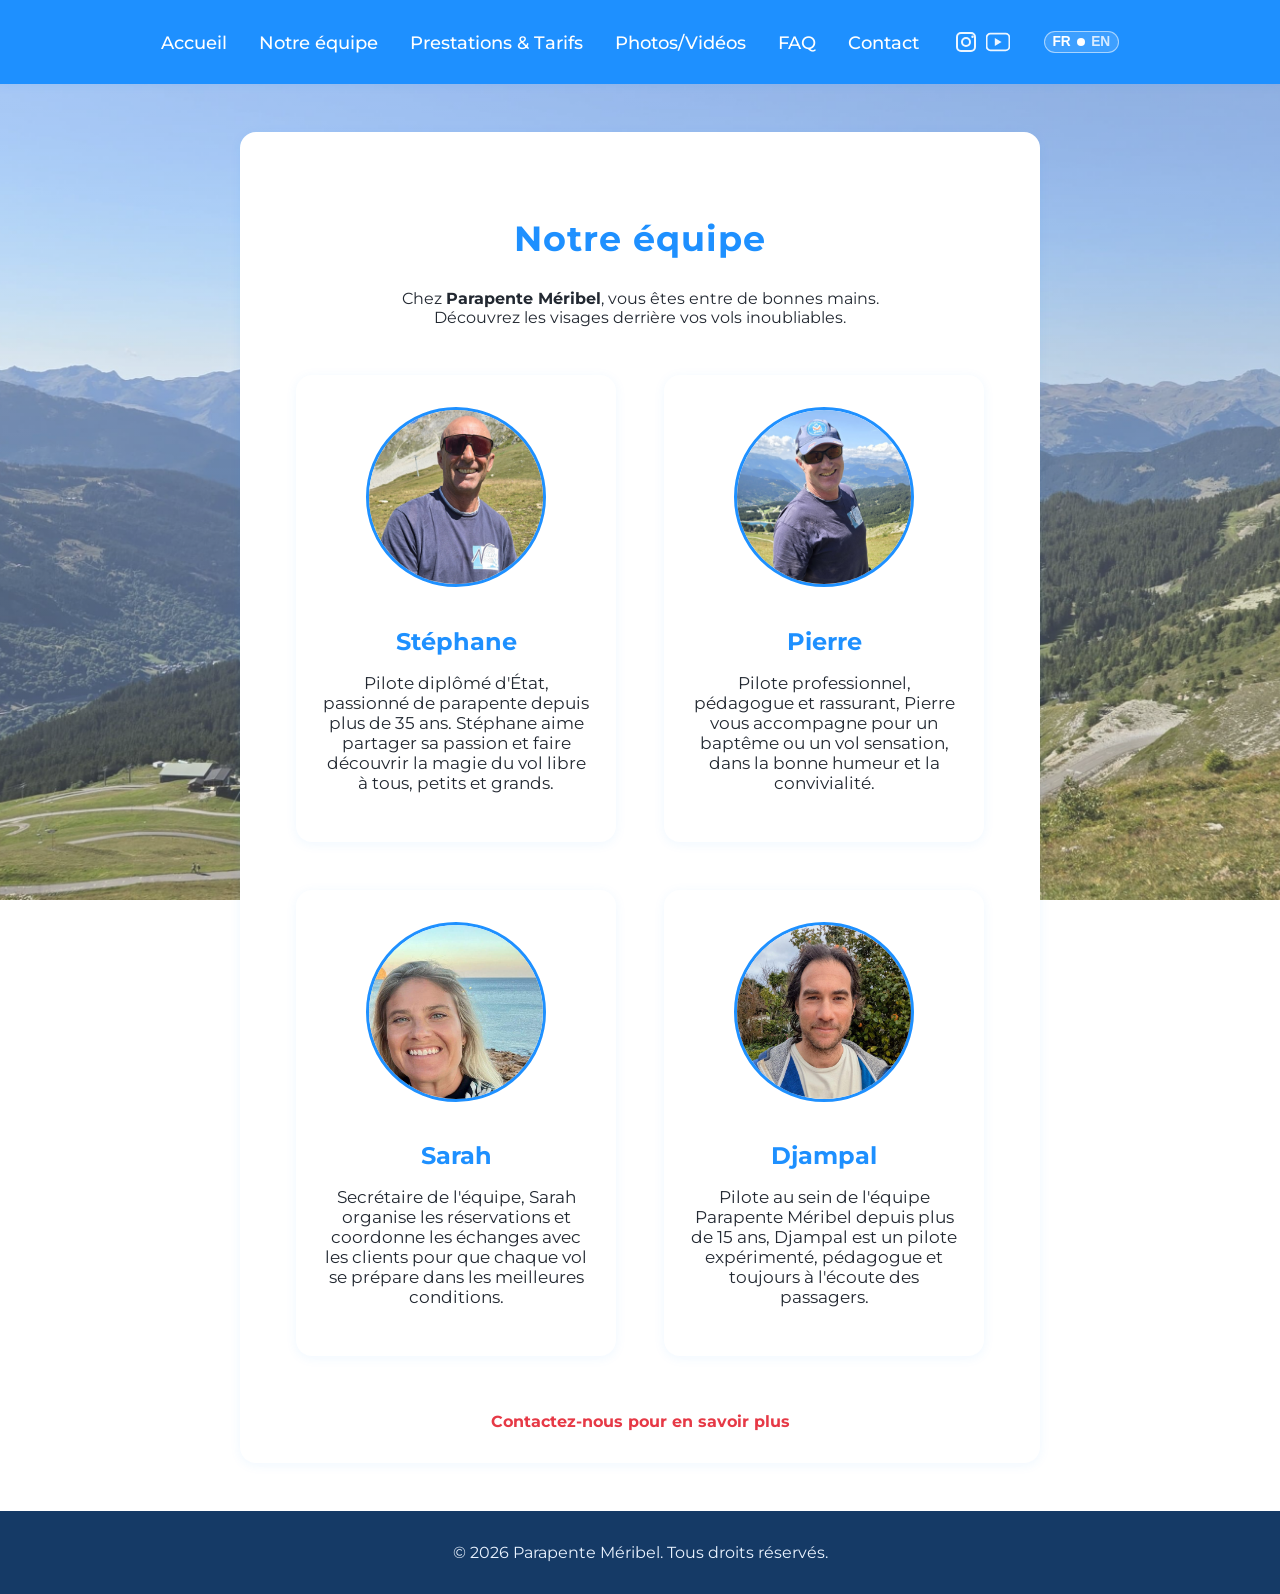
<file: about.html>
﻿<!DOCTYPE html>
<html lang="fr">
<head>
    <meta charset="UTF-8">
    <meta name="viewport" content="width=device-width, initial-scale=1.0">
    <title>Notre équipe - Parapente Méribel</title>
    <meta name="description" content="Découvrez l'équipe de Parapente Méribel : Stéphane et Pierre, pilotes professionnels passionnés par le vol libre à Méribel.">
    <meta name="robots" content="index,follow">
    <link rel="canonical" href="https://parapentemeribel.net/about.html">
    <link rel="alternate" hreflang="fr" href="https://parapentemeribel.net/about.html">
    <link rel="alternate" hreflang="en" href="https://parapentemeribel.net/about.html?lang=en">
    <link rel="alternate" hreflang="x-default" href="https://parapentemeribel.net/about.html">
    <meta property="og:type" content="website">
    <meta property="og:title" content="Notre équipe - Parapente Méribel">
    <meta property="og:description" content="Stéphane et Pierre, pilotes professionnels à Méribel.">
    <meta property="og:url" content="https://parapentemeribel.net/about.html">
    <meta property="og:image" content="https://parapentemeribel.net/images/Stephane.jpg">
    <meta name="twitter:card" content="summary_large_image">
    <meta name="twitter:title" content="Notre équipe - Parapente Méribel">
    <meta name="twitter:description" content="Stéphane et Pierre, pilotes professionnels à Méribel.">
    <meta name="twitter:image" content="https://parapentemeribel.net/images/Stephane.jpg">
    <link rel="stylesheet" href="css/style.css">
    <link href="https://fonts.googleapis.com/css?family=Montserrat:400,700&display=swap" rel="stylesheet">
    <link rel="icon" type="image/png" sizes="48x48" href="images/favicon-48.png">
    <link rel="icon" type="image/png" sizes="192x192" href="images/favicon-192.png">
    <link rel="apple-touch-icon" href="images/favicon-192.png">
</head>
<body class="home-bg">
<header>
    <nav>
        <ul>
            <li><a href="index.html">Accueil</a></li>
            <li><a href="about.html" class="active">Notre équipe</a></li>
            <li><a href="services.html">Prestations & Tarifs</a></li>
            <li><a href="gallery.html">Photos/Vidéos</a></li>
            <li><a href="faq.html">FAQ</a></li>
            <li><a href="contact.html">Contact</a></li>
        </ul>
    </nav>
</header>

<main>
    <section class="about">
        <h1>Notre équipe</h1>
        <p>
            Chez <strong>Parapente Méribel</strong>, vous êtes entre de bonnes mains.<br>
            Découvrez les visages derrière vos vols inoubliables.
        </p>
        <div class="team-list">
            <div class="team-member">
                <img src="images/Stephane.jpg" alt="Stéphane, pilote parapente Méribel" width="600" height="600" loading="lazy" decoding="async">
                <h2>Stéphane</h2>
                <p>Pilote diplômé d'État, passionné de parapente depuis plus de 35 ans. Stéphane aime partager sa passion et faire découvrir la magie du vol libre à tous, petits et grands.</p>
            </div>
            <div class="team-member">
                <img src="images/Pierre.jpg" alt="Pierre, pilote parapente Méribel" width="600" height="600" loading="lazy" decoding="async">
                <h2>Pierre</h2>
                <p>Pilote professionnel, pédagogue et rassurant, Pierre vous accompagne pour un baptême ou un vol sensation, dans la bonne humeur et la convivialité.</p>
            </div>
            <div class="team-member">
                <img src="images/sarah.jpeg" alt="Sarah, secrétaire Parapente Méribel" width="600" height="600" loading="lazy" decoding="async">
                <h2>Sarah</h2>
                <p>Secrétaire de l'équipe, Sarah organise les réservations et coordonne les échanges avec les clients pour que chaque vol se prépare dans les meilleures conditions.</p>
            </div>
            <div class="team-member">
                <img src="images/djampal.jpeg" alt="Djampal, pilote Parapente Méribel" width="600" height="600" loading="lazy" decoding="async">
                <h2>Djampal</h2>
                <p>Pilote au sein de l'équipe Parapente Méribel depuis plus de 15 ans, Djampal est un pilote expérimenté, pédagogue et toujours à l'écoute des passagers.</p>
            </div>
        </div>
        <a href="contact.html" class="cta-link">Contactez-nous pour en savoir plus</a>
    </section>
</main>

<footer>
    <p>&copy; 2026 Parapente Méribel. Tous droits réservés.</p>
</footer>
<script src="js/main.js"></script>
</body>
</html>
</file>
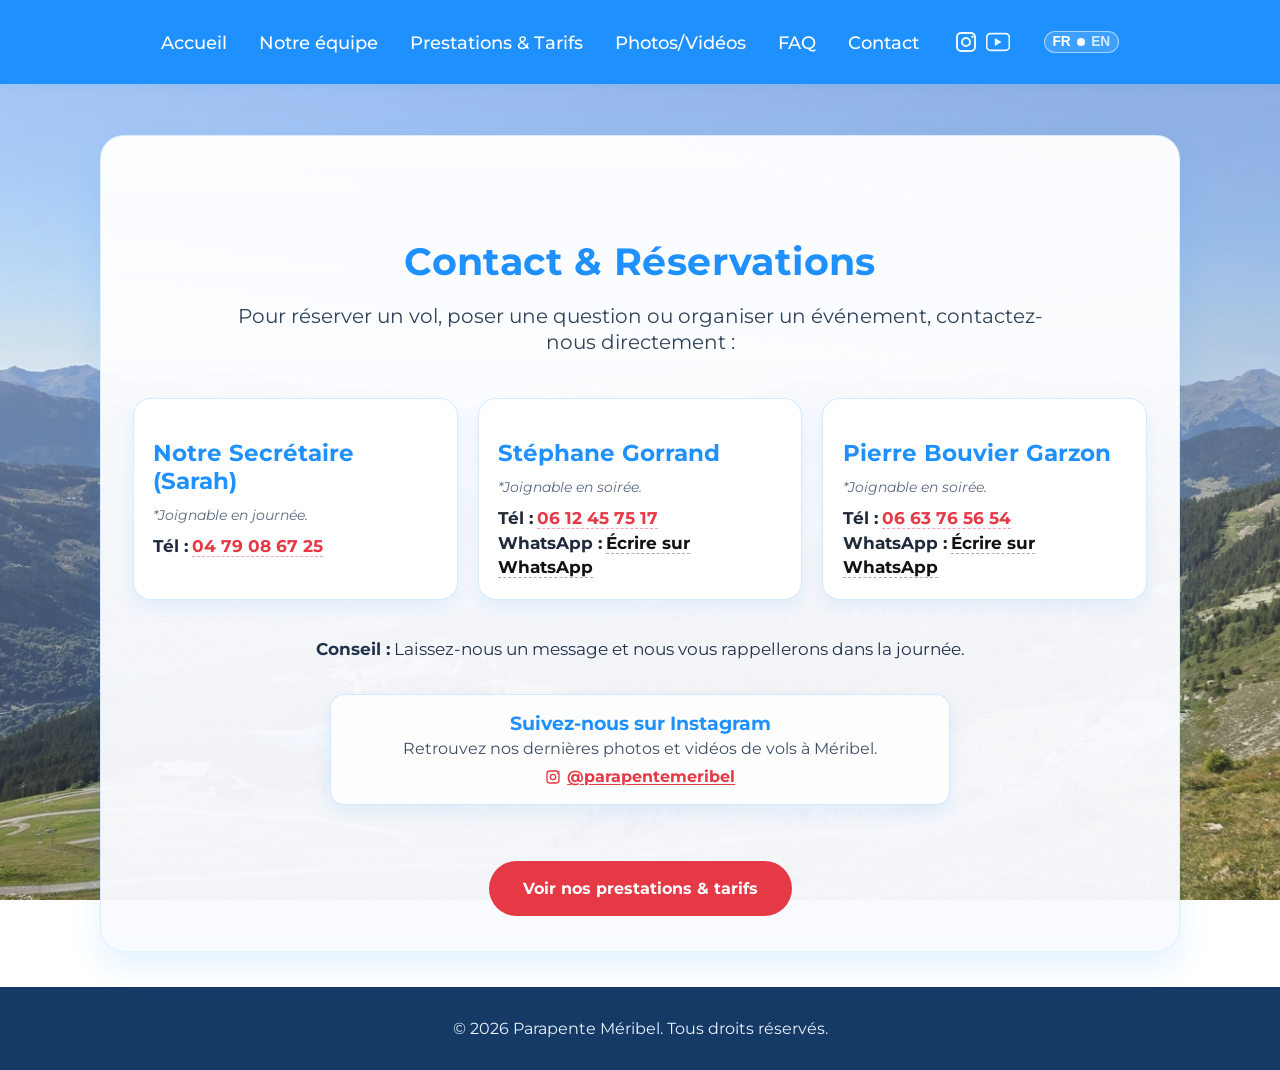
<file: contact.html>
﻿<!DOCTYPE html>
<html lang="fr">
<head>
    <meta charset="UTF-8">
    <meta name="viewport" content="width=device-width, initial-scale=1.0">
    <title>Contact & Réservations - Parapente Méribel</title>
    <meta name="description" content="Contactez Parapente Méribel pour réserver votre vol biplace, demander des informations ou organiser un événement.">
    <meta name="robots" content="index,follow">
    <link rel="canonical" href="https://parapentemeribel.net/contact.html">
    <link rel="alternate" hreflang="fr" href="https://parapentemeribel.net/contact.html">
    <link rel="alternate" hreflang="en" href="https://parapentemeribel.net/contact.html?lang=en">
    <link rel="alternate" hreflang="x-default" href="https://parapentemeribel.net/contact.html">
    <meta property="og:type" content="website">
    <meta property="og:title" content="Contact & Réservations - Parapente Méribel">
    <meta property="og:description" content="Réservez votre vol parapente biplace à Méribel.">
    <meta property="og:url" content="https://parapentemeribel.net/contact.html">
    <meta property="og:image" content="https://parapentemeribel.net/images/parapente6.jpeg">
    <meta name="twitter:card" content="summary_large_image">
    <meta name="twitter:title" content="Contact & Réservations - Parapente Méribel">
    <meta name="twitter:description" content="Réservez votre vol parapente biplace à Méribel.">
    <meta name="twitter:image" content="https://parapentemeribel.net/images/parapente6.jpeg">
    <link rel="stylesheet" href="css/style.css">
    <link href="https://fonts.googleapis.com/css?family=Montserrat:400,700&display=swap" rel="stylesheet">
    <link rel="icon" type="image/png" sizes="48x48" href="images/favicon-48.png">
    <link rel="icon" type="image/png" sizes="192x192" href="images/favicon-192.png">
    <link rel="apple-touch-icon" href="images/favicon-192.png">
</head>
<body class="home-bg">
<header>
    <nav>
        <ul>
            <li><a href="index.html">Accueil</a></li>
            <li><a href="about.html">Notre équipe</a></li>
            <li><a href="services.html">Prestations & Tarifs</a></li>
            <li><a href="gallery.html">Photos/Vidéos</a></li>
            <li><a href="faq.html">FAQ</a></li>
            <li><a href="contact.html" class="active">Contact</a></li>
        </ul>
    </nav>
</header>
<main>
    <section class="contact-section">
        <h1>Contact & Réservations</h1>
        <p>
            Pour réserver un vol, poser une question ou organiser un événement, contactez-nous directement :
        </p>

        <div class="contact-cards">
            <div class="contact-card">
                <h2>Notre Secrétaire (Sarah)</h2>
                <p class="contact-card-subnote"><em>*Joignable en journée.</em></p>
                <p>
                    <strong>Tél :</strong> <a href="tel:0479086725">04 79 08 67 25</a>
                </p>
            </div>
            <div class="contact-card">
                <h2>Stéphane Gorrand</h2>
                <p class="contact-card-subnote"><em>*Joignable en soirée.</em></p>
                <p>
                    <strong>Tél :</strong> <a href="tel:0612457517">06 12 45 75 17</a><br>
                    <strong>WhatsApp :</strong> <a href="https://wa.me/33612457517" target="_blank" rel="noopener noreferrer">Écrire sur WhatsApp</a>
                </p>
            </div>
            <div class="contact-card">
                <h2>Pierre Bouvier Garzon</h2>
                <p class="contact-card-subnote"><em>*Joignable en soirée.</em></p>
                <p>
                    <strong>Tél :</strong> <a href="tel:0663765654">06 63 76 56 54</a><br>
                    <strong>WhatsApp :</strong> <a href="https://wa.me/33663765654" target="_blank" rel="noopener noreferrer">Écrire sur WhatsApp</a>
                </p>
            </div>
        </div>

        <div class="contact-note">
            <p>
                <strong>Conseil :</strong> Laissez-nous un message et nous vous rappellerons dans la journée.
            </p>
        </div>

        <div class="contact-social">
            <h3>Suivez-nous sur Instagram</h3>
            <p>Retrouvez nos dernières photos et vidéos de vols à Méribel.</p>
            <a class="contact-social-link" href="https://www.instagram.com/parapentemeribel/" target="_blank" rel="noopener noreferrer" aria-label="Instagram Parapente Méribel">
                <svg viewBox="0 0 24 24" aria-hidden="true" focusable="false">
                    <path d="M7 2h10a5 5 0 0 1 5 5v10a5 5 0 0 1-5 5H7a5 5 0 0 1-5-5V7a5 5 0 0 1 5-5zm0 2a3 3 0 0 0-3 3v10a3 3 0 0 0 3 3h10a3 3 0 0 0 3-3V7a3 3 0 0 0-3-3H7zm11.5 1.5a1.25 1.25 0 1 1 0 2.5 1.25 1.25 0 0 1 0-2.5zM12 7a5 5 0 1 1 0 10 5 5 0 0 1 0-10zm0 2a3 3 0 1 0 0 6 3 3 0 0 0 0-6z"/>
                </svg>
                <span>@parapentemeribel</span>
            </a>
        </div>

        <div class="contact-bottom-cta">
            <a href="services.html" class="cta-btn">Voir nos prestations & tarifs</a>
        </div>
    </section>
</main>

<footer>
    <p>&copy; 2026 Parapente Méribel. Tous droits réservés.</p>
</footer>
<script src="js/main.js"></script>
</body>
</html>
</file>
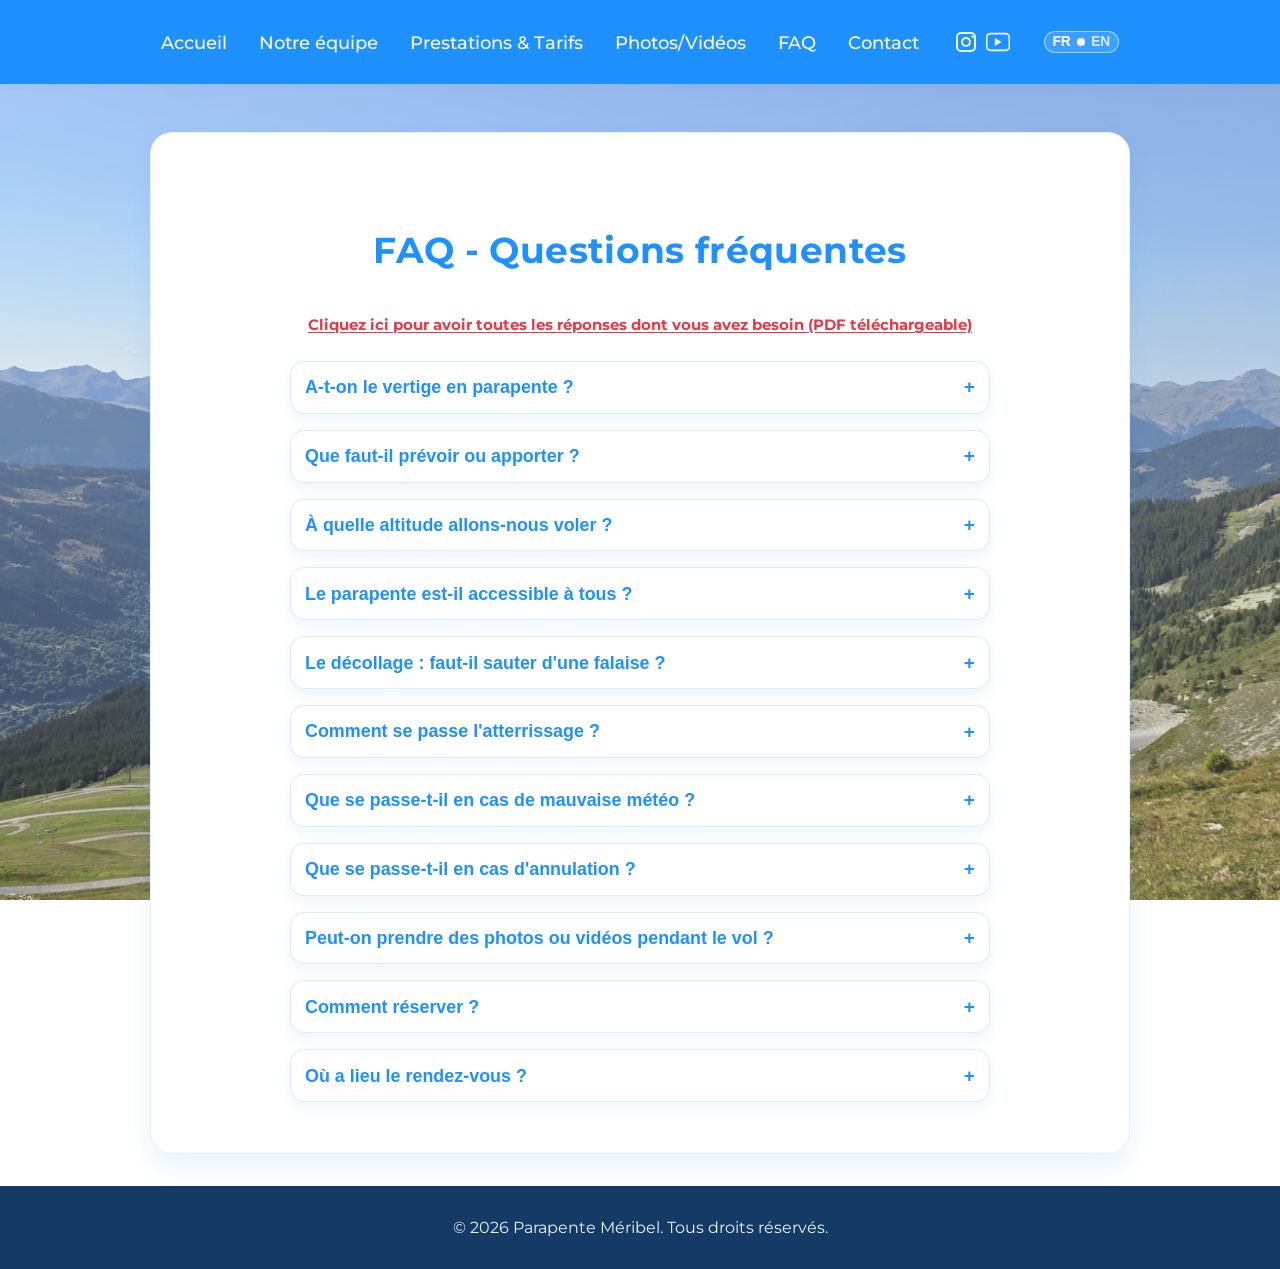
<file: faq.html>
﻿<!DOCTYPE html>
<html lang="fr">
<head>
    <meta charset="UTF-8">
    <meta name="viewport" content="width=device-width, initial-scale=1.0">
    <title>FAQ - Parapente Méribel</title>
    <meta name="description" content="Questions fréquentes sur le parapente à Méribel : sécurité, conditions, âge, poids, météo, réservation, etc.">
    <meta name="robots" content="index,follow">
    <link rel="canonical" href="https://parapentemeribel.net/faq.html">
    <link rel="alternate" hreflang="fr" href="https://parapentemeribel.net/faq.html">
    <link rel="alternate" hreflang="en" href="https://parapentemeribel.net/faq.html?lang=en">
    <link rel="alternate" hreflang="x-default" href="https://parapentemeribel.net/faq.html">
    <meta property="og:type" content="website">
    <meta property="og:title" content="FAQ - Parapente Méribel">
    <meta property="og:description" content="Toutes les réponses à vos questions avant votre vol parapente à Méribel.">
    <meta property="og:url" content="https://parapentemeribel.net/faq.html">
    <meta property="og:image" content="https://parapentemeribel.net/images/parapente8.jpeg">
    <meta name="twitter:card" content="summary_large_image">
    <meta name="twitter:title" content="FAQ - Parapente Méribel">
    <meta name="twitter:description" content="Toutes les réponses à vos questions avant votre vol parapente à Méribel.">
    <meta name="twitter:image" content="https://parapentemeribel.net/images/parapente8.jpeg">
    <link rel="stylesheet" href="css/style.css">
    <link href="https://fonts.googleapis.com/css?family=Montserrat:400,700&display=swap" rel="stylesheet">
    <script type="application/ld+json">
    {
      "@context": "https://schema.org",
      "@type": "FAQPage",
      "mainEntity": [
        {
          "@type": "Question",
          "name": "A-t-on le vertige en parapente ?",
          "acceptedAnswer": {"@type": "Answer", "text": "Non, on ne ressent généralement pas le vertige en parapente, car il n'y a pas de repère fixe au sol comme sur un balcon ou une falaise."}
        },
        {
          "@type": "Question",
          "name": "Que faut-il prévoir ou apporter ?",
          "acceptedAnswer": {"@type": "Answer", "text": "Prévoyez des vêtements chauds adaptés à l'altitude, des chaussures fermées type randonnée/sneakers et des lunettes. Casque et matériel peuvent être fournis."}
        },
        {
          "@type": "Question",
          "name": "À quelle altitude allons-nous voler ?",
          "acceptedAnswer": {"@type": "Answer", "text": "Chaque vol est différent selon la masse d'air et la météo. Il est fréquent d'atteindre entre 2600 et 3000 m d'altitude."}
        },
        {
          "@type": "Question",
          "name": "Le parapente est-il accessible à tous ?",
          "acceptedAnswer": {"@type": "Answer", "text": "Le vol biplace est accessible à un large public, selon l'âge, le poids et les conditions du jour, avec adaptation des créneaux et des sites."}
        },
        {
          "@type": "Question",
          "name": "Le décollage : faut-il sauter d'une falaise ?",
          "acceptedAnswer": {"@type": "Answer", "text": "Non. Le décollage se fait progressivement avec préparation de l'aile, gonflage et une courte course pour charger l'aile."}
        },
        {
          "@type": "Question",
          "name": "Comment se passe l'atterrissage ?",
          "acceptedAnswer": {"@type": "Answer", "text": "L'atterrissage dépend du vent et de l'anticipation du pilote. Le passager peut rester assis et la sellette est équipée d'un airbag pour plus de sécurité."}
        },
        {
          "@type": "Question",
          "name": "Que se passe-t-il en cas de mauvaise météo ?",
          "acceptedAnswer": {"@type": "Answer", "text": "La sécurité est prioritaire : le vol est reporté ou annulé sans frais si les conditions ne sont pas favorables."}
        },
        {
          "@type": "Question",
          "name": "Que se passe-t-il en cas d'annulation ?",
          "acceptedAnswer": {"@type": "Answer", "text": "Annulation de notre part : remboursement à 100 %. Annulation de votre part : remboursement possible avec au moins 24 h de préavis."}
        },
        {
          "@type": "Question",
          "name": "Peut-on prendre des photos ou vidéos pendant le vol ?",
          "acceptedAnswer": {"@type": "Answer", "text": "Oui, vous pouvez emporter votre téléphone/caméra et nous proposons une option GoPro photo/vidéo."}
        },
        {
          "@type": "Question",
          "name": "Comment réserver ?",
          "acceptedAnswer": {"@type": "Answer", "text": "Par téléphone, WhatsApp ou via la page Contact."}
        },
        {
          "@type": "Question",
          "name": "Où a lieu le rendez-vous ?",
          "acceptedAnswer": {"@type": "Answer", "text": "Le matin au départ de la télécabine de Tougnette. L'après-midi au parking aérien des Rhodos, à l'entrée du plateau de la Chaudanne."}
        }
      ]
    }
    </script>
    <link rel="icon" type="image/png" sizes="48x48" href="images/favicon-48.png">
    <link rel="icon" type="image/png" sizes="192x192" href="images/favicon-192.png">
    <link rel="apple-touch-icon" href="images/favicon-192.png">
</head>
<body class="home-bg">
<header>
    <nav>
        <ul>
            <li><a href="index.html">Accueil</a></li>
            <li><a href="about.html">Notre équipe</a></li>
            <li><a href="services.html">Prestations & Tarifs</a></li>
            <li><a href="gallery.html">Photos/Vidéos</a></li>
            <li><a href="faq.html" class="active">FAQ</a></li>
            <li><a href="contact.html">Contact</a></li>
        </ul>
    </nav>
</header>

<main>
    <section class="faq-section">
        <h1>FAQ - Questions fréquentes</h1>
        <p class="resource-download-wrap">
            <a class="resource-download" href="downloads/Infoenplusparapente.pdf" download>Cliquez ici pour avoir toutes les réponses dont vous avez besoin (PDF téléchargeable)</a>
        </p>
        <div class="faq-list">
            <div class="faq-item">
                <button class="faq-question" type="button" aria-expanded="false" onclick="toggleFAQ(this)">
                    <h2>A-t-on le vertige en parapente ?</h2>
                    <span class="faq-toggle">+</span>
                </button>
                <div class="faq-answer">
                    <p>Non, on ne ressent généralement pas le vertige en parapente. La désagréable sensation de vertige n'est possible que lorsqu'il y a un rappel au sol (repère totalement fixe). Or, le parapente évolue avec un taux de chute d'environ 1 mètre par seconde et une vitesse horizontale d'environ 30 km/h. Il n'y a donc pas de sensation de vertige. Tout au plus, certains passagers peuvent ressentir une appréhension de la hauteur ou du sol. Dans tous les cas, un vol à proximité du sol est possible sur nos sites en cas de réelle phobie. La plupart des passagers sont surpris d'être à l'aise en l'air après 5 minutes.</p>
                </div>
            </div>
            <div class="faq-item">
                <button class="faq-question" type="button" aria-expanded="false" onclick="toggleFAQ(this)">
                    <h2>Que faut-il prévoir ou apporter ?</h2>
                    <span class="faq-toggle">+</span>
                </button>
                <div class="faq-answer">
                    <p>On perd de 0,6 °C à 1 °C tous les 100 mètres, et on évolue avec une vitesse moyenne de 30 km/h. La combinaison de ces deux effets joue réellement sur la température ressentie, sans parler d’une éventuelle saturation en humidité (micro-gouttelettes d’eau/nuage).</p>
                    <p>En bref, on n’a jamais trop chaud en l’air : prévoyez un pantalon long, une polaire, un pull ou un sweat-shirt, plus un coupe-vent et des gants fins si vous avez. Évitez les pantacourts ou autres shorts.</p>
                    <p>Les décollages se font sur des pentes qui demandent un minimum d’adhérence et le terrain n’est pas forcément régulier : portez des chaussures montantes qui couvrent les chevilles, type chaussures de randonnée, ou à défaut des tennis. On vous prête un casque, des gants et un anorak si vous n’êtes pas équipé. (Les lunettes de vue ou de soleil sont compatibles avec nos casques.)</p>
                </div>
            </div>
            <div class="faq-item">
                <button class="faq-question" type="button" aria-expanded="false" onclick="toggleFAQ(this)">
                    <h2>À quelle altitude allons-nous voler ?</h2>
                    <span class="faq-toggle">+</span>
                </button>
                <div class="faq-answer">
                    <p>Chaque vol est différent, parce que le rayonnement solaire ainsi que la nature de la masse d'air varient beaucoup. Les ascendances peuvent être très cycliques ; de faibles à puissantes, elles sont souvent techniques mais généreuses sur Méribel. Leur altitude dépend du contraste de température à l'intérieur des différentes couches d'air, plus ou moins stables. Le relief et son exposition jouent aussi un rôle dans certaines situations de vent, liées aux zones de hautes et basses pressions (météo générale).<br><br>En bref, il arrive souvent d'atteindre entre 2600 et 3000 m d'altitude. Parfois, le vol se révèle plutôt long en durée mais plus bas en altitude (ascendances de basses couches) : la vue paysagère est moins large mais plus précise sur les détails, comme la faune locale par exemple. La sensation près du sol traduit mieux les variations de vitesse. Il arrive aussi que le « plafond » (altitude de la base des nuages de type cumulus) soit largement au-dessus de 3000 m. Dans ce cas, il n'est pas rare de se retrouver plus haut que tous les sommets du secteur.</p>
                </div>
            </div>
            <div class="faq-item">
                <button class="faq-question" type="button" aria-expanded="false" onclick="toggleFAQ(this)">
                    <h2>Le parapente est-il accessible à tous ?</h2>
                    <span class="faq-toggle">+</span>
                </button>
                <div class="faq-answer">
                    <p>Le parapente biplace peut se pratiquer, comme le dit la formule, de 7 à 77 ans et plus. En dessous de 6 ans, l’enfant n’appréciera pas autant le caractère exceptionnel de l’activité par manque de maturité. Pour autant, il ne sera pas exclu de l’activité malgré son petit poids (qui ne peut pas descendre en dessous de 25 kg), mais orienté sur des vols à faible vent (en début ou fin de journée, par exemple).</p>
                    <p>À propos de nos aînés et pour les personnes de plus de 90 kg, le choix du créneau horaire en après-midi sera prédominant (un décollage venté réduit la course imposée au décollage) et facilite ainsi les choses.</p>
                    <p>Il est parfois également possible d’emmener des passagers à mobilité réduite et même certains paraplégiques. Nous organisons les vols en fonction de vos éventuelles contraintes physiques (sauf s’il y a des contre-indications médicales délivrées par un médecin). L’activité parapente biplace n’impose pas de certificat médical, mais le passager (ou son tuteur pour les mineurs) est tenu de nous informer des contre-indications connues, comme par exemple les personnes avec fragilité cardiaque ou les femmes enceintes.</p>
                </div>
            </div>
            <div class="faq-item">
                <button class="faq-question" type="button" aria-expanded="false" onclick="toggleFAQ(this)">
                    <h2>Le décollage : faut-il sauter d'une falaise ?</h2>
                    <span class="faq-toggle">+</span>
                </button>
                <div class="faq-answer">
                    <p>Le parapente est souvent assimilé par le grand public à des disciplines telles que le parachutisme ou le base jump. Le décollage est donc parfois imaginé comme un saut dans le vide, alors que ce n'est pas le cas.</p>
                    <p>En pratique, le décollage se déroule ainsi :</p>
                    <ol>
                        <li>Préparation de l'aile au sol avec visite pré-vol et pré-gonflage réalisés par le pilote.</li>
                        <li>Gonflage de l'aile (déplacement progressif et, si nécessaire, légère résistance pour rester debout).</li>
                        <li>Course franche dans la pente (entre 10 et 20 mètres) pour charger l'aile.</li>
                        <li>Après la prise en charge du binôme passager/pilote par le parapente : installation en position assise dans la sellette (sorte de siège souple, bien plus confortable qu'un simple baudrier d'escalade).</li>
                    </ol>
                </div>
            </div>
            <div class="faq-item">
                <button class="faq-question" type="button" aria-expanded="false" onclick="toggleFAQ(this)">
                    <h2>Comment se passe l'atterrissage ?</h2>
                    <span class="faq-toggle">+</span>
                </button>
                <div class="faq-answer">
                    <p>Autant le choix du moment du décollage est possible, autant celui de l'atterrissage est inéluctable. Selon les conditions, on peut se poser debout en douceur avec un bon vent de face, ou assis avec davantage de vitesse si le vent est plus faible ou variable en force et en direction.</p>
                    <p>C'est l'anticipation et l'expérience du pilote qui permettent un retour au sol en sécurité. Le passager n'a pas de consigne stricte et n'a donc pas à se soucier de l'atterrissage : il peut rester assis. Dans les cas plus rares de conditions musclées à l'atterrissage, la sellette passager est équipée d'un airbag pour absorber ce qu'éventuellement le pilote ne pourrait pas anticiper au dernier moment (par exemple un fort gradient, lié au frottement de l'air au sol). Cet airbag se gonfle grâce au vent relatif (c'est-à-dire notre propre vitesse en vol).</p>
                    <p>En résumé, le décollage comme l'atterrissage sont accessibles à tous les âges, sans distinction « sportive », et sont beaucoup plus rassurants que ce que l'on peut imaginer.</p>
                </div>
            </div>
            <div class="faq-item">
                <button class="faq-question" type="button" aria-expanded="false" onclick="toggleFAQ(this)">
                    <h2>Que se passe-t-il en cas de mauvaise météo ?</h2>
                    <span class="faq-toggle">+</span>
                </button>
                <div class="faq-answer">
                    <p>La sécurité est notre priorité. Si les conditions ne sont pas favorables, le vol est reporté ou annulé sans frais.</p>
                </div>
            </div>
            <div class="faq-item">
                <button class="faq-question" type="button" aria-expanded="false" onclick="toggleFAQ(this)">
                    <h2>Que se passe-t-il en cas d'annulation ?</h2>
                    <span class="faq-toggle">+</span>
                </button>
                <div class="faq-answer">
                    <p>Si l'annulation vient de notre part, ce qui peut arriver avec la météo ou pour des raisons de sécurité, vous serez remboursé à 100 %.</p>
                    <p>Si l'annulation vient de votre part, un remboursement est possible si vous prévenez au moins 24 heures à l'avance.</p>
                </div>
            </div>
            <div class="faq-item">
                <button class="faq-question" type="button" aria-expanded="false" onclick="toggleFAQ(this)">
                    <h2>Peut-on prendre des photos ou vidéos pendant le vol ?</h2>
                    <span class="faq-toggle">+</span>
                </button>
                <div class="faq-answer">
                    <p>Oui, vous pouvez venir avec votre téléphone. En revanche, si vous le lâchez en vol, cela reste sous votre responsabilité.</p>
                    <p>Les accompagnants peuvent aussi filmer l’atterrissage depuis le sol.</p>
                    <p>Nous proposons une option vidéo/photo réalisée par nos soins avec une GoPro, vendue 30 €.</p>
                </div>
            </div>
            <div class="faq-item">
                <button class="faq-question" type="button" aria-expanded="false" onclick="toggleFAQ(this)">
                    <h2>Comment réserver ?</h2>
                    <span class="faq-toggle">+</span>
                </button>
                <div class="faq-answer">
                    <p>Contactez-nous par téléphone, WhatsApp ou via la page <a href="contact.html">Contact</a>.</p>
                    <p>Aucune réservation n'est effectuée via les réseaux sociaux.</p>
                </div>
            </div>
            <div class="faq-item">
                <button class="faq-question" type="button" aria-expanded="false" onclick="toggleFAQ(this)">
                    <h2>Où a lieu le rendez-vous ?</h2>
                    <span class="faq-toggle">+</span>
                </button>
                <div class="faq-answer">
                    <p><strong>Le matin :</strong> rendez-vous au départ de la télécabine de Tougnette, sur le plateau de la Chaudanne.</p>
                    <p><strong>L'après-midi :</strong> rendez-vous au parking aérien des Rhodos, à l'entrée du plateau de la Chaudanne, à proximité du rond-point.</p>
                </div>
            </div>
        </div>
    </section>
</main>

<footer>
    <p>&copy; 2026 Parapente Méribel. Tous droits réservés.</p>
</footer>
<script src="js/main.js"></script>
</body>
</html>
</file>
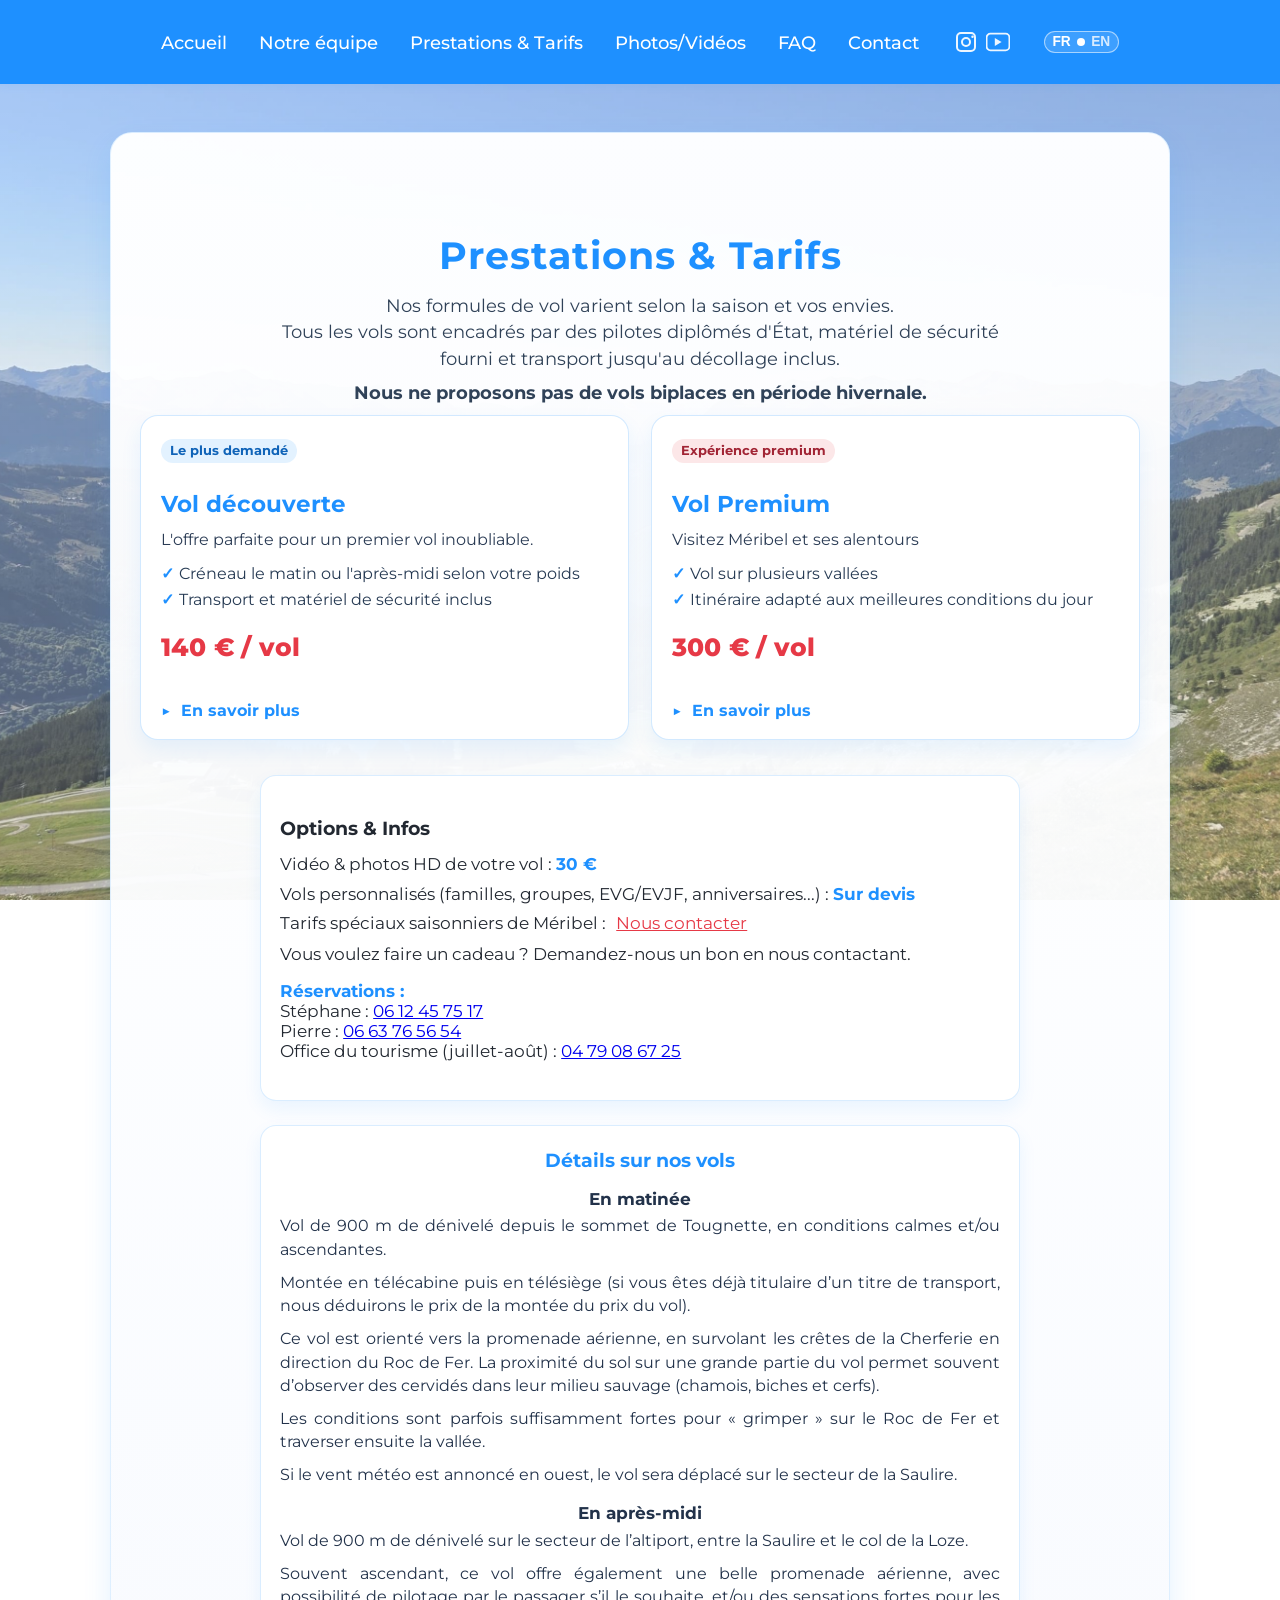
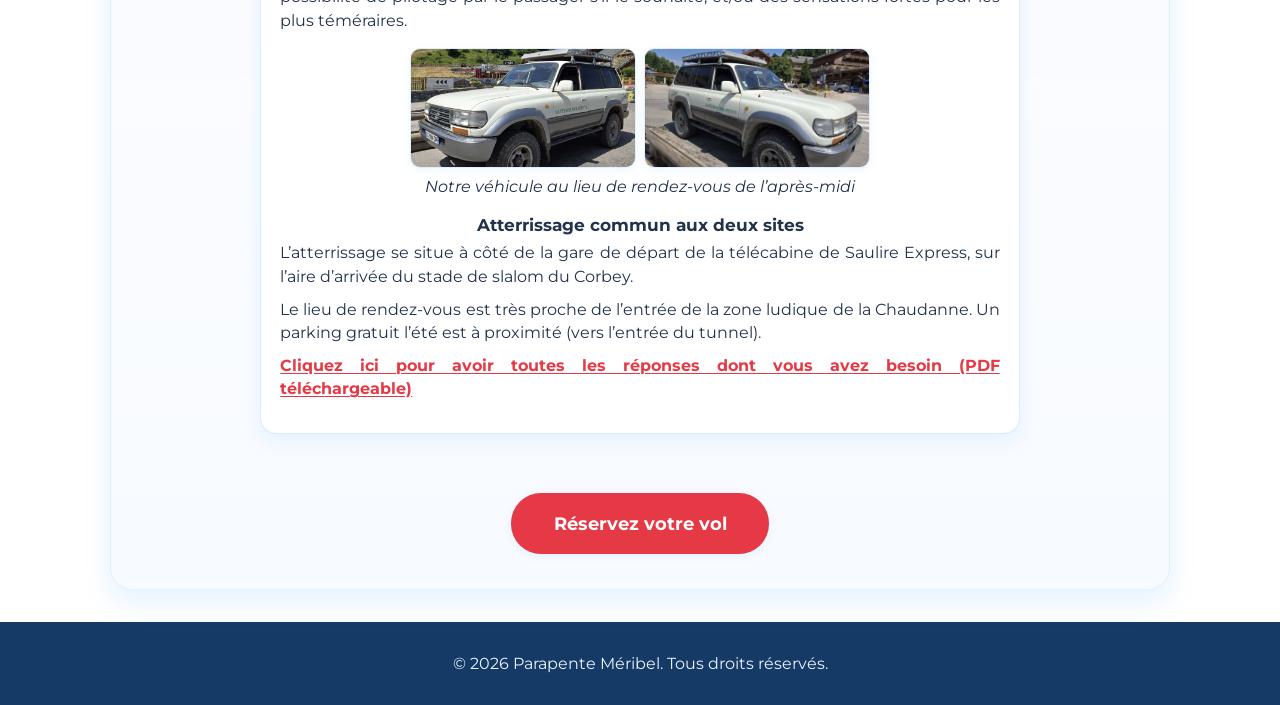
<file: services.html>
﻿<!DOCTYPE html>
<html lang="fr">
<head>
    <meta charset="UTF-8">
    <meta name="viewport" content="width=device-width, initial-scale=1.0">
    <title>Prestations & Tarifs - Parapente Méribel</title>
    <meta name="description" content="Vols biplace, baptêmes, tarifs été, hiver et hors saison à Méribel. Découvrez toutes nos formules et options.">
    <meta name="robots" content="index,follow">
    <link rel="canonical" href="https://parapentemeribel.net/services.html">
    <link rel="alternate" hreflang="fr" href="https://parapentemeribel.net/services.html">
    <link rel="alternate" hreflang="en" href="https://parapentemeribel.net/services.html?lang=en">
    <link rel="alternate" hreflang="x-default" href="https://parapentemeribel.net/services.html">
    <meta property="og:type" content="website">
    <meta property="og:title" content="Prestations & Tarifs - Parapente Méribel">
    <meta property="og:description" content="Découvrez nos formules de vol biplace à Méribel.">
    <meta property="og:url" content="https://parapentemeribel.net/services.html">
    <meta property="og:image" content="https://parapentemeribel.net/images/parapente10.jpeg">
    <meta name="twitter:card" content="summary_large_image">
    <meta name="twitter:title" content="Prestations & Tarifs - Parapente Méribel">
    <meta name="twitter:description" content="Découvrez nos formules de vol biplace à Méribel.">
    <meta name="twitter:image" content="https://parapentemeribel.net/images/parapente10.jpeg">
    <link rel="stylesheet" href="css/style.css">
    <link href="https://fonts.googleapis.com/css?family=Montserrat:400,700&display=swap" rel="stylesheet">
    <link rel="icon" type="image/png" sizes="48x48" href="images/favicon-48.png">
    <link rel="icon" type="image/png" sizes="192x192" href="images/favicon-192.png">
    <link rel="apple-touch-icon" href="images/favicon-192.png">
</head>
<body class="home-bg services-page">
<header>
    <nav>
        <ul>
            <li><a href="index.html">Accueil</a></li>
            <li><a href="about.html">Notre équipe</a></li>
            <li><a href="services.html" class="active">Prestations & Tarifs</a></li>
            <li><a href="gallery.html">Photos/Vidéos</a></li>
            <li><a href="faq.html">FAQ</a></li>
            <li><a href="contact.html">Contact</a></li>
        </ul>
    </nav>
</header>

<main>
    <section class="services-preview">
        <h1>Prestations & Tarifs</h1>
        <p>
            Nos formules de vol varient selon la saison et vos envies.<br>
            Tous les vols sont encadrés par des pilotes diplômés d'État, matériel de sécurité fourni et transport jusqu'au décollage inclus.
        </p>
        <p class="seasonal-warning"><strong>Nous ne proposons pas de vols biplaces en période hivernale.</strong></p>

        <div class="services-list">
            <div class="service-item service-discovery">
                <span class="service-tag">Le plus demandé</span>
                <h2>Vol découverte</h2>
                <p class="service-hook">L'offre parfaite pour un premier vol inoubliable.</p>
                <ul class="service-benefits">
                    <li>Créneau le matin ou l'après-midi selon votre poids</li>
                    <li>Transport et matériel de sécurité inclus</li>
                </ul>
                <p class="service-price">140 € / vol</p>
                <details>
                    <summary>En savoir plus</summary>
                    <p>Vidéos en l'air avec notre GoPro : non comprise</p>
                    <p>Accessible dès 25 kg, aucune expérience requise</p>
                    <p class="meeting-slot"><strong>Le matin :</strong> rendez-vous au départ de la télécabine de Tougnette, sur le plateau de la Chaudanne.</p>
                    <p class="meeting-slot"><strong>L'après-midi :</strong> rendez-vous au parking aérien des Rhodos, à l'entrée du plateau de la Chaudanne, à proximité du rond-point.</p>
                    <p>Montée en télécabine ou voiture incluse (déduction si déjà titulaire d'un forfait pour les remontées mécaniques). Atterrissage à la Chaudanne, devant la télécabine de Saulire Express.</p>
                </details>
            </div>

            <div class="service-item service-premium">
                <span class="service-tag">Expérience premium</span>
                <h2>Vol Premium</h2>
                <p class="service-hook">Visitez Méribel et ses alentours</p>
                <ul class="service-benefits">
                    <li>Vol sur plusieurs vallées</li>
                    <li>Itinéraire adapté aux meilleures conditions du jour</li>
                </ul>
                <p class="service-price">300 € / vol</p>
                <details>
                    <summary>En savoir plus</summary>
                    <p>Durée du vol : environ 45 minutes</p>
                    <p class="meeting-slot"><strong>Le matin :</strong> rendez-vous au départ de la télécabine de Tougnette, sur le plateau de la Chaudanne.</p>
                    <p class="meeting-slot"><strong>L'après-midi :</strong> rendez-vous au parking aérien des Rhodos, à l'entrée du plateau de la Chaudanne, à proximité du rond-point.</p>
                </details>
            </div>
        </div>

        <div class="options">
            <h3>Options & Infos</h3>
            <ul>
                <li>Vidéo & photos HD de votre vol : <strong>30 €</strong></li>
                <li>Vols personnalisés (familles, groupes, EVG/EVJF, anniversaires...) : <strong>Sur devis</strong></li>
                <li>Tarifs spéciaux saisonniers de Méribel : <a class="inline-contact-btn" href="contact.html">Nous contacter</a></li>
                <li>Vous voulez faire un cadeau ? Demandez-nous un bon en nous contactant.</li>
            </ul>
            <p>
                <strong>Réservations :</strong><br>
                Stéphane : <a href="tel:0612457517">06 12 45 75 17</a><br>
                Pierre : <a href="tel:0663765654">06 63 76 56 54</a><br>
                Office du tourisme (juillet-août) : <a href="tel:0479086725">04 79 08 67 25</a>
            </p>
        </div>

        <div class="flight-details">
            <h3>Détails sur nos vols</h3>

            <h4>En matinée</h4>
            <p>Vol de 900 m de dénivelé depuis le sommet de Tougnette, en conditions calmes et/ou ascendantes.</p>
            <p>Montée en télécabine puis en télésiège (si vous êtes déjà titulaire d’un titre de transport, nous déduirons le prix de la montée du prix du vol).</p>
            <p>Ce vol est orienté vers la promenade aérienne, en survolant les crêtes de la Cherferie en direction du Roc de Fer. La proximité du sol sur une grande partie du vol permet souvent d’observer des cervidés dans leur milieu sauvage (chamois, biches et cerfs).</p>
            <p>Les conditions sont parfois suffisamment fortes pour « grimper » sur le Roc de Fer et traverser ensuite la vallée.</p>
            <p>Si le vent météo est annoncé en ouest, le vol sera déplacé sur le secteur de la Saulire.</p>

            <h4>En après-midi</h4>
            <p>Vol de 900 m de dénivelé sur le secteur de l’altiport, entre la Saulire et le col de la Loze.</p>
            <p>Souvent ascendant, ce vol offre également une belle promenade aérienne, avec possibilité de pilotage par le passager s’il le souhaite, et/ou des sensations fortes pour les plus téméraires.</p>
            <div class="flight-vehicle-gallery">
                <div class="flight-vehicle-grid">
                    <img class="vehicle-photo vehicle-photo-1" src="images/vehicule-rendezvous-1.jpg" alt="Véhicule Parapente Méribel au point de rendez-vous" loading="lazy" decoding="async">
                    <img class="vehicle-photo vehicle-photo-2" src="images/vehicule-rendezvous-2.jpg" alt="Véhicule de l'équipe au lieu de rendez-vous à Méribel" loading="lazy" decoding="async">
                </div>
                <p class="flight-vehicle-title">Notre véhicule au lieu de rendez-vous de l’après-midi</p>
            </div>

            <h4>Atterrissage commun aux deux sites</h4>
            <p>L’atterrissage se situe à côté de la gare de départ de la télécabine de Saulire Express, sur l’aire d’arrivée du stade de slalom du Corbey.</p>
            <p>Le lieu de rendez-vous est très proche de l’entrée de la zone ludique de la Chaudanne. Un parking gratuit l’été est à proximité (vers l’entrée du tunnel).</p>
            <p class="resource-download-wrap">
                <a class="resource-download" href="downloads/Infoenplusparapente.pdf" download>Cliquez ici pour avoir toutes les réponses dont vous avez besoin (PDF téléchargeable)</a>
            </p>
        </div>
        <a href="contact.html" class="cta-btn">Réservez votre vol</a>
    </section>
</main>

<footer>
    <p>&copy; 2026 Parapente Méribel. Tous droits réservés.</p>
</footer>
<script src="js/main.js"></script>
</body>
</html>
</file>
<file: css/style.css>
﻿/* ========== GLOBAL STYLES ========== */
body {
    font-family: 'Montserrat', Arial, sans-serif;
    background: #f5f7fa;
    color: #222831;
    margin: 0;
    padding: 0;
}

html {
    font-size: 16px;
    -webkit-text-size-adjust: 100%;
    text-size-adjust: 100%;
}

*,
*::before,
*::after {
    box-sizing: border-box;
}

/* ========== PAGE TRANSITIONS ========== */
.page-transition-ready {
    transition: transform 200ms ease;
    will-change: transform;
}

.page-transition {
    transform: translateY(6px);
}

.page-transition-in {
    transform: translateY(0);
}

.page-transition-out {
    transform: translateY(6px);
}

@media (prefers-reduced-motion: reduce) {
    .page-transition-ready,
    .page-transition,
    .page-transition-in,
    .page-transition-out {
        transition: none !important;
        transform: none !important;
    }
}

/* ========== HEADER & NAVIGATION ========== */
header {
    position: sticky;
    top: 0;
    z-index: 1100;
    background: #1e90ff;
    padding: 30px 40px;
    box-shadow: 0 2px 8px rgba(30, 144, 255, 0.08);
}
header .logo img {
    height: 48px;
}

header nav a {
    color: #fff;
    text-decoration: none;
    margin-left: 2em;
    font-weight: 500;
    font-size: 1.1em;
    transition: color 0.2s;
}
header nav a:hover {
    color: #ffd700;
}

/* Old nav styles (if you use <nav><ul><li>) */
nav ul {
    list-style: none;
    display: flex;
    justify-content: center;
    align-items: center;
    flex-wrap: nowrap;
    gap: 2em;
    margin: 0;
    padding: 0;
}

nav ul > li {
    display: flex;
    align-items: center;
}
nav a {
    color: #fff;
    text-decoration: none;
    font-weight: 700;
    transition: color 0.2s;
}
nav a:hover {
    color: #e63946; /* Red accent on hover */
}

header nav ul a {
    margin-left: 0;
}

.social-nav-item {
    display: flex;
    align-items: center;
    gap: 0.45em;
    margin-left: 0.2em;
}

.social-nav-item a {
    margin-left: 0 !important;
}

.insta-corner-link {
    display: inline-flex;
    align-items: center;
    justify-content: center;
    width: 24px;
    height: 24px;
    line-height: 0;
    color: #ffffff;
    opacity: 0.92;
    margin-left: 0;
    transition: color 0.2s ease, opacity 0.2s ease, transform 0.2s ease;
}

.insta-corner-link:hover {
    color: #ffd700;
    opacity: 1;
    transform: translateY(-1px);
}

.insta-corner-link svg {
    display: block;
    width: 100%;
    height: 100%;
    fill: currentColor;
}

.youtube-corner-link {
    display: inline-flex;
    align-items: center;
    justify-content: center;
    width: 24px;
    height: 24px;
    line-height: 0;
    color: #ffffff;
    opacity: 0.92;
    margin-left: 0;
    transition: color 0.2s ease, opacity 0.2s ease, transform 0.2s ease;
}

.youtube-corner-link:hover {
    color: #ffd700;
    opacity: 1;
    transform: translateY(-1px);
}

.youtube-corner-link svg {
    display: block;
    width: 100%;
    height: 100%;
}

.lang-switch-item {
    display: flex;
    align-items: center;
    margin-left: 0.15em;
}

.lang-switch-btn {
    display: inline-flex;
    align-items: center;
    gap: 0.45em;
    border: 1px solid rgba(255, 255, 255, 0.55);
    background: rgba(255, 255, 255, 0.14);
    color: #fff;
    border-radius: 999px;
    padding: 0.25em 0.55em;
    cursor: pointer;
    font-weight: 700;
    font-size: 0.86em;
    line-height: 1;
    transition: background 0.2s ease, border-color 0.2s ease;
}

.lang-switch-btn:hover {
    background: rgba(255, 255, 255, 0.22);
    border-color: rgba(255, 255, 255, 0.75);
}

.lang-switch-btn .lang-option {
    opacity: 0.8;
}

.lang-switch-btn.is-en .lang-option--en,
.lang-switch-btn:not(.is-en) .lang-option--fr {
    opacity: 1;
}

.lang-switch-btn .lang-knob {
    width: 8px;
    height: 8px;
    border-radius: 50%;
    background: #fff;
    display: inline-block;
}

.mobile-menu-item {
    display: none;
}

.mobile-menu-toggle {
    display: none;
}

/* Responsive header/nav */
@media (max-width: 600px) {
    header {
        padding: 18px 14px;
    }

    nav ul {
        flex-wrap: wrap;
        justify-content: center;
        row-gap: 0.6em;
        column-gap: 1em;
        position: relative;
    }

    header nav a {
        font-size: 0.98em;
    }

    .social-nav-item {
        margin-left: 0;
    }

    .mobile-menu-item {
        display: flex;
        align-items: center;
    }

    .mobile-menu-toggle {
        display: inline-flex;
        align-items: center;
        justify-content: center;
        border: 1px solid rgba(255, 255, 255, 0.62);
        background: rgba(255, 255, 255, 0.15);
        color: #fff;
        border-radius: 999px;
        padding: 0.35em 0.75em;
        font-weight: 700;
        font-size: 0.95em;
        line-height: 1;
        cursor: pointer;
    }

    nav ul > li.mobile-collapse-item {
        display: none;
    }

    nav ul.nav-mobile-open > li.mobile-collapse-item {
        display: flex;
        width: 100%;
        justify-content: center;
    }

    nav ul.nav-mobile-open > li.mobile-collapse-item a {
        display: block;
        width: min(94%, 420px);
        text-align: center;
        padding: 0.58em 0.7em;
        border-radius: 10px;
        background: rgba(255, 255, 255, 0.13);
    }

}

/* ========== HERO SECTION ========== */
.hero {
    text-align: center;
    padding: 0em 1em 2em 1em;
    background: transparent;
    color: #222831;
}

.hero h1 {
    color: #fff;
    text-shadow: 2px 2px 4px rgba(0, 0, 0, 0.4);
    font-size: 3.5em;         /* Taille du titre d'accueil */
    line-height: 1.1;
    font-weight: 700;
    margin-bottom: 0.5em;
    margin-top: 1em;
}
.hero p {
    color: #444;
    font-size: 1.3em;
    margin-top: 0.8em;
}

@media (max-width: 600px) {
    .hero h1 {
        font-size: 2em;     /* Responsive: slightly smaller on mobile */
    }
}

/* ========== CALL TO ACTION BUTTON ========== */
.cta-btn {
    display: inline-block;
    margin-top: 2em;
    padding: 1em 2em;
    background: #e63946; /* Red */
    color: #fff;
    font-weight: bold;
    border-radius: 30px;
    border: 2px solid transparent;
    box-sizing: border-box;
    text-decoration: none;
    transition: background 0.2s, color 0.2s, border-color 0.2s, transform 0.2s;
}
.cta-btn:hover {
    background: #1e90ff;
    color: #fff;
    border-color: #1e90ff;
    transform: translateY(-2px);
}

/* ========== FOOTER ========== */
footer {
    text-align: center;
    padding: 1em 0;
    background: #153a66;
    color: #eaf3ff;
    margin-top: 2em;
}

/* ========== ABOUT & WHY US SECTIONS ========== */
.about, .why-us {
    max-width: 800px;
    width: min(800px, calc(100% - 2rem));
    margin: 3em auto;
    padding: 2em;
    background: #fff;
    border-radius: 16px;
    box-shadow: 0 2px 12px rgba(30, 144, 255, 0.07);
    text-align: center;
}
.about h2, .why-us h2 {
    color: #1e90ff;
    margin-bottom: 1em;
}
.why-us ul {
    list-style: none;
    padding: 0;
    margin: 0 auto;
    text-align: left;
    display: inline-block;
}
.why-us li {
    font-size: 1.1em;
    margin-bottom: 0.7em;
    color: #222831;
}

/* ========== HOME DAY FLOW ========== */
.day-flow {
    max-width: 1100px;
    width: min(1100px, calc(100% - 2rem));
    margin: 3em auto;
    padding: 2.2em 2em 2.4em;
    background: linear-gradient(180deg, rgba(255, 255, 255, 0.95) 0%, rgba(247, 250, 255, 0.95) 100%);
    border-radius: 22px;
    border: 1px solid rgba(30, 144, 255, 0.12);
    box-shadow: 0 10px 30px rgba(30, 144, 255, 0.12);
}

.day-flow h2 {
    color: #1e90ff;
    margin-top: 0;
    margin-bottom: 1.4em;
    text-align: center;
    font-size: clamp(1.7rem, 2.4vw, 2.4rem);
    letter-spacing: 0.01em;
}

.roadmap {
    list-style: none;
    margin: 0;
    padding: 0 0.25em;
    display: grid;
    grid-template-columns: repeat(5, minmax(155px, 1fr));
    gap: 1.8em;
}

.roadmap-step {
    position: relative;
    background: #ffffff;
    border: 1px solid rgba(30, 144, 255, 0.2);
    border-radius: 18px;
    padding: 1.2em 1em;
    min-height: 210px;
    box-shadow: 0 8px 18px rgba(30, 144, 255, 0.1);
    text-align: center;
    display: flex;
    flex-direction: column;
    align-items: center;
    justify-content: flex-start;
    transition: transform 0.2s ease, box-shadow 0.2s ease;
}

.roadmap-step:hover {
    transform: translateY(-4px);
    box-shadow: 0 12px 24px rgba(30, 144, 255, 0.16);
}

.roadmap-step:not(:last-child)::after {
    content: "→";
    position: absolute;
    right: -0.95em;
    top: 50%;
    transform: translateY(-50%);
    color: #1e90ff;
    font-weight: 900;
    font-size: 1.5em;
    text-shadow: 0 1px 0 rgba(255, 255, 255, 0.8);
}

.step-number {
    display: inline-flex;
    align-items: center;
    justify-content: center;
    width: 42px;
    height: 42px;
    border-radius: 50%;
    background: linear-gradient(135deg, #1e90ff 0%, #46a7ff 100%);
    color: #fff;
    font-weight: 700;
    margin-bottom: 0.9em;
    box-shadow: 0 6px 12px rgba(30, 144, 255, 0.3);
    font-size: 1.1em;
}

.roadmap-step p {
    margin: 0;
    color: #1f2a3a;
    font-size: 1.12em;
    line-height: 1.4;
    text-align: center;
    max-width: 11ch;
    width: 100%;
}

@media (max-width: 980px) {
    .day-flow {
        padding: 1.25em 0.9em 1.35em;
        border-radius: 18px;
    }

    .roadmap {
        grid-template-columns: 1fr;
        gap: 0.95em;
        max-width: 540px;
        margin: 0 auto;
    }

    .roadmap-step {
        min-height: 0;
        padding: 0.85em 0.8em 0.75em;
    }

    .roadmap-step:not(:last-child)::after {
        content: "↓";
        right: auto;
        left: 50%;
        top: auto;
        bottom: -0.9em;
        transform: translateX(-50%);
        font-size: 1.25em;
    }

    .step-number {
        width: 38px;
        height: 38px;
        font-size: 1em;
        margin-bottom: 0.55em;
    }

    .roadmap-step p {
        font-size: 1.02em;
        line-height: 1.32;
        max-width: 28ch;
        min-height: 0;
    }
}

@media (max-width: 600px) {
    .day-flow {
        padding: 1.05em 0.45em 1.15em;
    }

    .roadmap {
        gap: 0.75em;
    }

    .roadmap-step {
        padding: 0.72em 0.55em 0.65em;
        border-radius: 16px;
    }

    .step-number {
        width: 35px;
        height: 35px;
        font-size: 0.96em;
        margin-bottom: 0.45em;
    }

    .roadmap-step p {
        font-size: 0.98em;
        line-height: 1.28;
        max-width: 30ch;
        min-height: 0;
    }
}

/* ========== HOME OFFERS (CONVERSION) ========== */
.home-offers {
    max-width: 1080px;
    background: linear-gradient(180deg, rgba(255, 255, 255, 0.96) 0%, rgba(248, 251, 255, 0.95) 100%);
    border: 1px solid rgba(30, 144, 255, 0.12);
    box-shadow: 0 12px 30px rgba(30, 144, 255, 0.11);
}

.home-offers .offers-intro {
    margin: 0 auto 1.4em;
    max-width: 700px;
    font-size: 1.12em;
    color: #304258;
}

.home-offers .services-list {
    display: grid;
    grid-template-columns: repeat(2, minmax(280px, 1fr));
    gap: 1.3em;
    align-items: stretch;
}

.home-offers .offer-card {
    position: relative;
    width: auto;
    max-width: none;
    margin: 0;
    background: #ffffff;
    border: 1px solid rgba(30, 144, 255, 0.18);
    border-radius: 18px;
    box-shadow: 0 10px 20px rgba(30, 144, 255, 0.08);
    padding: 1.25em 1.2em 1.15em;
    transition: transform 0.2s ease, box-shadow 0.2s ease;
}

.home-offers .offer-card:hover {
    transform: translateY(-4px);
    box-shadow: 0 14px 24px rgba(30, 144, 255, 0.14);
}

.home-offers .offer-badge {
    display: inline-block;
    margin-bottom: 0.7em;
    padding: 0.35em 0.7em;
    border-radius: 999px;
    font-size: 0.8em;
    font-weight: 700;
    color: #115fae;
    background: rgba(30, 144, 255, 0.11);
}

.home-offers .premium-card .offer-badge {
    color: #9a2b36;
    background: rgba(230, 57, 70, 0.13);
}

.home-offers .offer-card h3 {
    margin-bottom: 0.55em;
}

.home-offers .offer-card p {
    margin-bottom: 0.9em;
}

.home-offers .offer-points {
    list-style: none;
    padding: 0;
    margin: 0 0 1em;
}

.home-offers .offer-points li {
    font-size: 0.98em;
    color: #31445d;
    margin-bottom: 0.45em;
}

.home-offers .offer-points li::before {
    content: "✓ ";
    color: #1e90ff;
    font-weight: 700;
}

.home-offers .price {
    font-size: 1.55em;
    line-height: 1.1;
}

.home-offers .offers-reassurance {
    margin: 1.25em auto 0.4em;
    max-width: 700px;
    color: #38516f;
    font-size: 0.98em;
}

@media (max-width: 900px) {
    .home-offers .services-list {
        grid-template-columns: 1fr;
    }
}

/* ========== CTA LINK ========== */
.cta-link {
    display: inline-block;
    margin-top: 1.5em;
    color: #e63946;
    font-weight: bold;
    text-decoration: none;
    transition: color 0.2s;
}
.cta-link:hover {
    color: #1e90ff;
}

/* ========== SERVICES PREVIEW SECTION ========== */
.services-preview {
    max-width: 1000px;
    width: min(1000px, calc(100% - 2rem));
    margin: 3em auto;
    padding: 2em;
    background: #f8f9fa;
    border-radius: 16px;
    box-shadow: 0 2px 12px rgba(230, 57, 70, 0.07);
    text-align: center;
}
.services-preview h2 {
    color: #e63946;
    margin-bottom: 1.5em;
}

.services-preview .seasonal-warning {
    margin: 0.05em auto 1.2em;
    color: #b4232c;
    font-size: 1.02em;
    text-align: center;
}
.services-list {
    display: flex;
    flex-wrap: wrap;
    justify-content: center;
    gap: 2em;
    margin-bottom: 1.5em;
}
.service-item {
    background: #fff;
    border-radius: 12px;
    box-shadow: 0 1px 6px rgba(30, 144, 255, 0.08);
    padding: 1.5em 1em;
    width: 260px;
    min-width: 220px;
    max-width: 300px;
    text-align: left;
    display: flex;
    flex-direction: column;
    align-items: flex-start;
}
.service-item h3 {
    color: #1e90ff;
    margin-top: 0;
    margin-bottom: 0.5em;
}
.service-item p {
    flex: 1;
    margin-bottom: 1em;
}
.price {
    font-weight: bold;
    color: #e63946;
    font-size: 1.1em;
}

/* ========== HOMEPAGE GALLERY PREVIEW ========== */
.gallery-preview {
    max-width: 1000px;
    margin: 3em auto;
    padding: 2em;
    background: #fff;
    border-radius: 16px;
    box-shadow: 0 2px 12px rgba(30, 144, 255, 0.07);
    text-align: center;
}
.gallery-preview h2 {
    color: #1e90ff;
    margin-bottom: 1.5em;
}
.gallery-thumbs {
    display: flex;
    justify-content: center;
    gap: 1.5em;
    margin-bottom: 1.5em;
    flex-wrap: wrap;
}
.gallery-thumbs img {
    width: 200px;
    height: 130px;
    object-fit: cover;
    border-radius: 10px;
    box-shadow: 0 1px 6px rgba(30, 144, 255, 0.08);
    transition: transform 0.2s;
}
.gallery-thumbs img:hover {
    transform: scale(1.05);
}

/* ========== LIGHTBOX (GALLERY POPUP) ========== */
.lightbox {
    display: none;
    position: fixed;
    z-index: 1000;
    left: 0; top: 0;
    width: 100vw; height: 100vh;
    background: rgba(34, 40, 49, 0.85);
    justify-content: center;
    align-items: center;
    flex-direction: column;
}
.lightbox img {
    max-width: 90vw;
    max-height: 80vh;
    border-radius: 12px;
    box-shadow: 0 4px 24px rgba(30, 144, 255, 0.2);
}
.lightbox-close {
    position: absolute;
    top: 2em;
    right: 3em;
    color: #fff;
    font-size: 2.5em;
    font-weight: bold;
    cursor: pointer;
    z-index: 1001;
    transition: color 0.2s;
    background: transparent;
    border: 0;
    line-height: 1;
    padding: 0;
}
.lightbox-close:hover {
    color: #e63946;
}

.lightbox-nav {
    position: absolute;
    top: 50%;
    transform: translateY(-50%);
    width: 44px;
    height: 44px;
    border-radius: 50%;
    border: 1px solid rgba(255, 255, 255, 0.65);
    background: rgba(20, 28, 38, 0.45);
    color: #ffffff;
    cursor: pointer;
    display: grid;
    place-items: center;
    transition: background 0.2s ease, color 0.2s ease, border-color 0.2s ease;
    padding: 0;
}

.lightbox-nav:hover {
    background: rgba(30, 144, 255, 0.35);
    border-color: rgba(255, 255, 255, 0.85);
    color: #ffffff;
}

.lightbox-nav-prev {
    left: 1.2rem;
}

.lightbox-nav-next {
    right: 1.2rem;
}

.lightbox-nav svg {
    width: 20px;
    height: 20px;
    stroke: currentColor;
    stroke-width: 2.5;
    fill: none;
    stroke-linecap: round;
    stroke-linejoin: round;
}

@media (max-width: 700px) {
    .lightbox-nav {
        width: 38px;
        height: 38px;
        font-size: 1.55rem;
    }

    .lightbox-nav-prev {
        left: 0.65rem;
    }

    .lightbox-nav-next {
        right: 0.65rem;
    }
}

#lightbox-caption {
    color: #fff;
    margin-top: 1em;
    font-size: 1.1em;
    text-align: center;
}

.home-bg:not(.gallery-page) #lightbox-caption {
    display: none;
}

.gallery-page #lightbox-caption {
    display: none;
}

/* ========== BOTTOM CALL TO ACTION ========== */
.cta-bottom {
    max-width: 700px;
    width: min(700px, calc(100% - 2rem));
    margin: 3em auto 0 auto;
    padding: 2.5em 1.5em;
    background: #ffffff;
    border-radius: 18px;
    box-shadow: 0 2px 16px rgba(30, 144, 255, 0.10);
    text-align: center;
}
.cta-bottom h2 {
    color: #e63946;
    margin-bottom: 0.7em;
}
.cta-bottom p {
    color: #222831;
    font-size: 1.15em;
    margin-bottom: 1.5em;
}

/* ========== FULL GALLERY PAGE GRID ========== */
.gallery-page-panel {
    max-width: 1240px;
    width: min(1240px, calc(100% - 2rem));
    margin: 2.2em auto;
    padding: 1.2em 0.2em 1.5em;
    background: rgba(255, 255, 255, 0.94);
    border: 1px solid rgba(30, 144, 255, 0.12);
    border-radius: 20px;
    box-shadow: 0 10px 24px rgba(30, 144, 255, 0.12);
}

.gallery-video-preview {
    max-width: 900px;
    margin: 0.8em auto 1.4em;
    padding: 0 1em;
    text-align: center;
}

.gallery-video-preview h2 {
    color: #1e90ff;
    margin: 0 0 0.35em;
    font-size: clamp(1.5rem, 2.2vw, 2rem);
}

.gallery-video-preview p {
    margin: 0 0 0.9em;
    color: #304258;
    font-size: 1.03em;
}

.gallery-video-preview .video-frame {
    position: relative;
    width: 100%;
    padding-top: 56.25%;
    border-radius: 14px;
    overflow: hidden;
    border: 1px solid rgba(30, 144, 255, 0.18);
    box-shadow: 0 10px 22px rgba(30, 144, 255, 0.14);
    background: #0b1d33;
}

.gallery-video-preview .video-frame iframe {
    position: absolute;
    inset: 0;
    width: 100%;
    height: 100%;
    border: 0;
}

.gallery-local-videos {
    max-width: 1120px;
    margin: 1.1em auto 1.8em;
    padding: 0 1em;
    text-align: center;
}

.home-local-videos {
    max-width: 760px;
    width: min(760px, calc(100% - 2rem));
    margin: 2.1em auto 1.6em;
    padding: 1.7em 1.2em 1.8em;
    background: rgba(255, 255, 255, 0.95);
    border: 1px solid rgba(30, 144, 255, 0.14);
    border-radius: 20px;
    box-shadow: 0 10px 24px rgba(30, 144, 255, 0.12);
}

.gallery-local-videos h2 {
    color: #1e90ff;
    margin: 0 0 0.35em;
    font-size: clamp(1.4rem, 2vw, 1.9rem);
}

.gallery-local-videos p {
    margin: 0 0 0.9em;
    color: #304258;
    font-size: 1.01em;
}

.gallery-video-grid {
    display: grid;
    grid-template-columns: repeat(auto-fit, minmax(150px, 200px));
    justify-content: center;
    gap: 0.8em;
}

.gallery-video-grid video {
    width: 100%;
    aspect-ratio: 9 / 16;
    object-fit: cover;
    border-radius: 14px;
    border: 1px solid rgba(30, 144, 255, 0.18);
    box-shadow: 0 10px 22px rgba(30, 144, 255, 0.14);
    background: #0b1d33;
}

.gallery-video-grid video:fullscreen {
    width: auto;
    height: 100vh;
    max-width: 100vw;
    max-height: 100vh;
    aspect-ratio: 9 / 16;
    object-fit: contain;
    background: #000;
}

.gallery-video-grid video:-webkit-full-screen {
    width: auto;
    height: 100vh;
    max-width: 100vw;
    max-height: 100vh;
    aspect-ratio: 9 / 16;
    object-fit: contain;
    background: #000;
}

.gallery-grid {
    display: grid;
    grid-template-columns: repeat(auto-fit, minmax(220px, 1fr));
    gap: 1.2em;
    margin: 2em auto;
    max-width: 1200px;
    padding: 0 1em;
}
.gallery-grid img {
    width: 100%;
    height: 180px;
    object-fit: cover;
    border-radius: 10px;
    cursor: pointer;
    box-shadow: 0 2px 12px rgba(30, 144, 255, 0.10);
    transition: transform 0.2s;
}
.gallery-grid img:hover {
    transform: scale(1.04);
    box-shadow: 0 4px 24px rgba(230, 57, 70, 0.15);
}

/* ========== RESPONSIVE ADJUSTMENTS ========== */
@media (max-width: 600px) {
    .gallery-page-panel {
        margin: 1.4em 0.6em;
        padding: 0.9em 0.2em 1em;
        border-radius: 14px;
    }

    .gallery-grid {
        grid-template-columns: 1fr;
        gap: 0.8em;
    }
    .gallery-grid img {
        height: 140px;
    }
    .gallery-video-grid {
        grid-template-columns: repeat(2, minmax(120px, 150px));
        gap: 0.65em;
    }
    nav ul {
        flex-wrap: wrap;
        justify-content: center;
    }
}

/* ========== PAGE TITLES ========== */
h1 {
    text-align: center;
    margin-top: 1.5em;
    font-size: 2.2em;
    color: #1e90ff;
    letter-spacing: 1px;

}

/* */

/* ========== PAGES BACKGROUND ========== */
body.home-bg {
    background:
            linear-gradient(rgba(255,255,255,0.35), rgba(255,255,255,0)),
            url('../images/fondcentre.jpg') no-repeat center center fixed;
    background-size: cover;
}

@media (max-width: 900px) {
    body.home-bg {
        background: #dfe8f4;
    }

    body.home-bg .hero {
        background:
            linear-gradient(rgba(12, 22, 36, 0.22), rgba(12, 22, 36, 0.32)),
            url('../images/burgin-meribel.jpg') no-repeat center 42%;
        background-size: cover;
        border-radius: 0 0 22px 22px;
        overflow: hidden;
        margin-bottom: 1.4em;
    }

    body.home-bg .hero h1 {
        color: #ffffff;
        text-shadow: 0 2px 14px rgba(0, 0, 0, 0.55);
    }

    body.home-bg .hero p {
        color: #f4f8ff;
        text-shadow: 0 1px 8px rgba(0, 0, 0, 0.45);
    }
}

@media (max-width: 600px) {
    body.home-bg.home-page main {
        display: flex;
        flex-direction: column;
    }

    body.home-bg.home-page .hero { order: 1; }
    body.home-bg.home-page .about { order: 2; }
    body.home-bg.home-page .home-local-videos { order: 3; }
    body.home-bg.home-page .why-us { order: 4; }
    body.home-bg.home-page .day-flow { order: 5; }
    body.home-bg.home-page .services-preview.home-offers { order: 6; }
    body.home-bg.home-page .gallery-preview { order: 7; }
    body.home-bg.home-page .cta-bottom { order: 8; }
    body.home-bg.home-page .contact-social.home-social { order: 9; }

    body.home-bg.home-page .about,
    body.home-bg.home-page .why-us,
    body.home-bg.home-page .home-local-videos,
    body.home-bg.home-page .day-flow,
    body.home-bg.home-page .services-preview.home-offers,
    body.home-bg.home-page .gallery-preview,
    body.home-bg.home-page .cta-bottom,
    body.home-bg.home-page .contact-social.home-social {
        margin-top: 0.85em;
        margin-bottom: 0.85em;
    }

    body.home-bg.home-page .hero {
        padding-top: 1.4em;
        padding-bottom: 1.8em;
        background-position: center 38%;
    }

    body.home-bg.home-page .hero p {
        color: #ffffff;
        font-weight: 600;
    }
}

/* ========== TEAM PAGE ========== */
.team-list {
    display: flex;
    flex-wrap: wrap;
    justify-content: center;
    gap: 3em;
    margin: 3em 0 2em 0;
}
.team-member {
    background: #fff;
    border-radius: 16px;
    box-shadow: 0 2px 12px rgba(30, 144, 255, 0.07);
    padding: 2em 1.5em;
    max-width: 320px;
    text-align: center;
}
.team-member img {
    width: 180px;
    height: 180px;
    object-fit: cover;
    object-position: 50% 40%;
    border-radius: 50%;
    margin-bottom: 1em;
    border: 3px solid #1e90ff;
}
.team-photo-placeholder {
    width: 180px;
    height: 180px;
    margin: 0 auto 1em;
    border-radius: 50%;
    border: 3px dashed #1e90ff;
    background: rgba(30, 144, 255, 0.08);
    color: #1e90ff;
    font-weight: 700;
    font-size: 0.95em;
    display: flex;
    align-items: center;
    justify-content: center;
    text-align: center;
    padding: 0.8em;
    box-sizing: border-box;
}
.team-member h2 {
    color: #1e90ff;
    margin-bottom: 0.5em;
}
.team-member p {
    color: #222831;
    font-size: 1.05em;
}

.team-list .team-member:nth-of-type(3) img {
    object-position: 50% 50%;
}

/* ========== SERVICES PAGE ========== */

.services-page .services-preview {
    max-width: 1060px;
    width: min(1060px, calc(100% - 2rem));
    margin: 3em auto 2em auto;
    background: linear-gradient(180deg, rgba(255, 255, 255, 0.97), rgba(247, 250, 255, 0.96));
    border: 1px solid rgba(30, 144, 255, 0.12);
    border-radius: 22px;
    box-shadow: 0 12px 28px rgba(30, 144, 255, 0.12);
    padding: 2.6em 1.8em 2.2em 1.8em;
    text-align: center;
}

.services-page .services-preview h1 {
    color: #1e90ff;
    margin-bottom: 0.35em;
    font-size: clamp(2rem, 3vw, 2.8rem);
}

.services-page .services-preview > p {
    color: #304258;
    font-size: 1.14em;
    margin: 0 auto 0.45em;
    max-width: 760px;
    line-height: 1.45;
}

.services-page .services-list {
    display: grid;
    grid-template-columns: repeat(2, minmax(280px, 1fr));
    column-gap: 1.35em;
    row-gap: 1.35em;
    grid-auto-flow: row;
    align-items: start;
    margin-bottom: 2.2em;
}

.services-page .service-item {
    position: relative;
    background: #ffffff;
    border-radius: 18px;
    border: 1px solid rgba(30, 144, 255, 0.2);
    box-shadow: 0 10px 20px rgba(30, 144, 255, 0.09);
    padding: 1.45em 1.25em 1.2em 1.25em;
    width: auto;
    max-width: none;
    margin: 0;
    min-width: 0;
    text-align: left;
    align-self: start;
    transition: transform 0.2s ease, box-shadow 0.2s ease;
}

.services-page .service-item:hover {
    transform: translateY(-4px);
    box-shadow: 0 14px 24px rgba(30, 144, 255, 0.14);
}

.services-page .service-tag {
    display: inline-block;
    margin-bottom: 0.7em;
    padding: 0.34em 0.7em;
    border-radius: 999px;
    background: rgba(30, 144, 255, 0.12);
    color: #0f63b8;
    font-weight: 700;
    font-size: 0.8rem;
}

.services-page .service-premium .service-tag {
    background: rgba(230, 57, 70, 0.12);
    color: #a12434;
}

.services-page details {
    margin-top: 1em;
    cursor: pointer;
}

.services-page summary {
    font-weight: bold;
    color: #1e90ff;
    list-style: none;
    position: relative;
    padding-left: 20px;
}

.services-page summary::before {
    content: "▶";
    position: absolute;
    left: 0;
    transition: transform 0.2s;
}

.services-page details[open] summary::before {
    transform: rotate(90deg); /* fleche qui pivote quand c'est ouvert */
}

.services-page .service-item h2 {
    color: #1e90ff;
    font-size: 1.42em;
    margin-bottom: 0.4em;
}

.services-page .service-hook {
    margin: 0 0 0.8em;
    color: #2a3b54;
    font-size: 1.03em;
    line-height: 1.4;
}

.services-page .service-benefits {
    list-style: none;
    padding: 0;
    margin: 0 0 1em;
}

.services-page .service-benefits li {
    margin-bottom: 0.45em;
    font-size: 0.98em;
    color: #263a53;
}

.services-page .service-benefits li::before {
    content: "✓ ";
    color: #1e90ff;
    font-weight: 700;
}

.services-page .service-price {
    margin: 0 0 0.9em;
    color: #e63946;
    font-size: 1.58em;
    font-weight: 800;
    letter-spacing: 0.01em;
}

.services-page .service-item details p {
    color: #444;
    font-size: 0.98em;
    margin-bottom: 0.2em;
}

.services-page .service-item details .meeting-slot {
    margin: 0.55em 0;
}

.services-page .options {
    margin: 2em auto 1.5em auto;
    max-width: 760px;
    width: min(760px, calc(100% - 2rem));
    background: #ffffff;
    border: 1px solid rgba(30, 144, 255, 0.16);
    border-radius: 16px;
    box-shadow: 0 8px 18px rgba(30, 144, 255, 0.08);
    padding: 1.4em 1.2em;
    text-align: left;
}

.services-page .options h3 {
    color: #222831;
    margin-bottom: 0.7em;
}

.services-page .options ul {
    list-style: none;
    padding: 0;
    margin: 0 0 1em 0;
}

.services-page .options li {
    font-size: 1.08em;
    margin-bottom: 0.5em;
    color: #222831;
}

.services-page .options strong {
    color: #1e90ff;
}

.services-page .options p {
    margin-top: 1em;
    font-size: 1.05em;
    color: #222831;
}

.services-page .flight-details {
    margin: 1.4em auto 1.4em auto;
    max-width: 760px;
    width: min(760px, calc(100% - 2rem));
    background: #ffffff;
    border: 1px solid rgba(30, 144, 255, 0.16);
    border-radius: 16px;
    box-shadow: 0 8px 18px rgba(30, 144, 255, 0.08);
    padding: 1.45em 1.2em;
    text-align: center;
}

.services-page .flight-details h3 {
    margin-top: 0;
    margin-bottom: 0.7em;
    color: #1e90ff;
}

.services-page .flight-details h4 {
    margin: 1em 0 0.35em;
    color: #22324a;
    font-size: 1.04em;
}

.services-page .flight-details p {
    margin: 0 0 0.55em;
    color: #22324a;
    font-size: 1.02em;
    line-height: 1.45;
    text-align: justify;
}

.services-page .flight-vehicle-gallery {
    margin: 0.95em 0 0.65em;
}

.services-page .flight-vehicle-title {
    text-align: center !important;
    font-weight: 400;
    font-style: italic;
    font-size: 0.84em;
    color: #5a6f8e;
    margin-top: 0.45em !important;
    margin-bottom: 0 !important;
}

.services-page .flight-vehicle-grid {
    display: grid;
    grid-template-columns: repeat(2, minmax(0, 1fr));
    gap: 0.5em;
    max-width: 460px;
    margin: 0 auto;
}

.services-page .flight-vehicle-grid img {
    width: 100%;
    height: 120px;
    object-fit: cover;
    object-position: center center;
    border-radius: 10px;
    border: 1px solid rgba(30, 144, 255, 0.14);
    background: transparent;
    box-shadow: 0 2px 8px rgba(30, 144, 255, 0.08);
    padding: 0;
}

.services-page .flight-vehicle-grid .vehicle-photo-1 {
    object-position: 52% 62%;
}

.services-page .flight-vehicle-grid .vehicle-photo-2 {
    object-position: 50% 60%;
}

.services-page .inline-contact-btn {
    display: inline;
    margin-left: 0.35em;
    padding: 0;
    border-radius: 0;
    background: transparent;
    color: #e63946;
    font-weight: 400;
    text-decoration: underline;
    line-height: 1.2;
    transition: color 0.2s ease;
}

.services-page .inline-contact-btn:hover {
    color: #c92f3b;
}

.services-page .cta-btn {
    display: inline-block;
    margin-top: 2em;
    background: #e63946; /* Solid red */
    color: #fff;
    font-weight: bold;
    font-size: 1.15em;
    padding: 0.9em 2.2em;
    border-radius: 30px;
    border: 2px solid transparent;
    box-sizing: border-box;
    text-decoration: none;
    box-shadow: 0 2px 8px rgba(30, 144, 255, 0.10);
    transition: background 0.2s, color 0.2s, border-color 0.2s, transform 0.2s;
}

.services-page .cta-btn:hover {
    background: #1e90ff; /* Solid blue on hover */
    color: #fff;
    border-color: #1e90ff;
    transform: translateY(-2px);
}

@media (max-width: 920px) {
    .services-page .services-list {
        grid-template-columns: 1fr;
        gap: 1em;
    }

    .services-page .flight-vehicle-grid img {
        height: 110px;
    }
}

/* ========== CONTACTS PAGE ========== */

.contact-section {
    max-width: 1080px;
    width: min(1080px, calc(100% - 2rem));
    margin: 3.2em auto 2.2em auto;
    background: linear-gradient(180deg, rgba(255, 255, 255, 0.96), rgba(247, 250, 255, 0.96));
    border: 1px solid rgba(30, 144, 255, 0.12);
    border-radius: 24px;
    box-shadow: 0 14px 30px rgba(30, 144, 255, 0.12);
    padding: 2.8em 2em 2.2em 2em;
    text-align: center;
}

.contact-section h1 {
    color: #1e90ff;
    margin-bottom: 0.45em;
    font-size: clamp(2rem, 3vw, 3rem);
    letter-spacing: 0.01em;
}

.contact-section > p {
    color: #304258;
    font-size: 1.24em;
    margin: 0 auto 2.1em;
    max-width: 840px;
    line-height: 1.35;
}

.contact-cards {
    display: grid;
    grid-template-columns: repeat(3, minmax(240px, 1fr));
    gap: 1.25em;
    margin-bottom: 2.2em;
}

.contact-card {
    position: relative;
    background: #ffffff;
    border: 1px solid rgba(30, 144, 255, 0.18);
    border-radius: 18px;
    box-shadow: 0 8px 18px rgba(30, 144, 255, 0.08);
    padding: 1.35em 1.2em 1.25em;
    min-height: 0;
    text-align: left;
    transition: transform 0.2s ease, box-shadow 0.2s ease, border-color 0.2s ease;
}

.contact-card:hover {
    transform: translateY(-4px);
    border-color: rgba(30, 144, 255, 0.35);
    box-shadow: 0 14px 24px rgba(30, 144, 255, 0.14);
}

.contact-card h2 {
    color: #1e90ff;
    font-size: 1.45rem;
    line-height: 1.2;
    margin-bottom: 0.55em;
    min-height: 0;
}

.contact-card a {
    color: #111111;
    text-decoration: none;
    font-weight: bold;
    border-bottom: 1px dashed rgba(17, 17, 17, 0.35);
    transition: color 0.2s ease, border-color 0.2s ease;
}

.contact-card a[href^="tel:"] {
    color: #e63946;
    border-bottom-color: rgba(230, 57, 70, 0.45);
}

.contact-card a:hover {
    color: #000000;
    border-color: rgba(0, 0, 0, 0.55);
}

.contact-card p {
    margin: 0;
    font-size: 1.05rem;
    line-height: 1.45;
    color: #1f2a3a;
}

.contact-card .contact-card-subnote {
    margin: -0.2em 0 0.55em;
    font-size: 0.9rem;
    color: #5c6b80;
}

.contact-social {
    margin: 2.2em 0 1.4em;
    padding: 0.95em 1em;
    text-align: center;
    max-width: 620px;
    margin-left: auto;
    margin-right: auto;
    border-radius: 14px;
    border: 1px solid rgba(30, 144, 255, 0.2);
    background: rgba(255, 255, 255, 0.86);
    box-shadow: 0 8px 18px rgba(30, 144, 255, 0.1);
}

.contact-social h3 {
    margin: 0 0 0.25em;
    color: #1e90ff;
    font-size: 1.2em;
}

.contact-social p {
    margin: 0 0 0.55em;
    color: #3d4d66;
    font-size: 1em;
}

.contact-social-link {
    display: inline-flex;
    align-items: center;
    gap: 0.4em;
    padding: 0;
    border-radius: 0;
    text-decoration: none;
    font-weight: 700;
    color: #e63946;
    background: transparent;
    box-shadow: none;
    transition: color 0.2s ease;
    font-size: 1em;
}

.contact-social-link:hover {
    color: #1e90ff;
}

.contact-social-link span {
    text-decoration: underline;
    text-underline-offset: 2px;
}

.contact-social-link svg {
    width: 1em;
    height: 1em;
    fill: currentColor;
}

.contact-info {
    margin: 2.4em 0 1.5em 0;
    text-align: left;
}

.contact-info h3 {
    color: #1e90ff;
    margin-bottom: 0.45em;
    font-size: 1.45em;
}

.contact-info p {
    color: #22324a;
    font-size: 1.08em;
    margin-bottom: 1em;
    line-height: 1.45;
}

.map-container {
    width: 100%;
    max-width: 760px;
    margin: 0 auto;
    border-radius: 16px;
    overflow: hidden;
    border: 1px solid rgba(30, 144, 255, 0.14);
    box-shadow: 0 10px 22px rgba(30, 144, 255, 0.12);
}

.contact-note {
    margin-top: 2.2em;
    font-size: 1.08em;
    color: #22324a;
}

.contact-bottom-cta {
    margin-top: 1.5em;
    text-align: center;
}

@media (max-width: 950px) {
    .contact-section {
        padding: 2em 1.2em 1.8em;
        border-radius: 18px;
    }

    .contact-cards {
        grid-template-columns: 1fr;
        gap: 1em;
    }

    .contact-card {
        min-height: 0;
    }

    .contact-card h2 {
        min-height: 0;
    }
}

/* ========== FAQS PAGE ========== */

.faq-section {
    max-width: 980px;
    margin: 3em auto 2em auto;
    background: #fff;
    border-radius: 22px;
    border: 1px solid rgba(30, 144, 255, 0.12);
    box-shadow: 0 12px 26px rgba(30, 144, 255, 0.1);
    padding: 2.6em 1.8em 2.2em;
    text-align: center;
}

.faq-section h1 {
    color: #1e90ff;
    margin-bottom: 1.2em;
    font-size: clamp(1.9rem, 2.8vw, 2.6rem);
    letter-spacing: 0.01em;
}

.faq-list {
    text-align: left;
    margin: 0 auto;
    max-width: 700px;
}

.faq-section .resource-download-wrap {
    max-width: 700px;
    margin: 1.05em auto 1.55em;
}

.faq-section .resource-download {
    display: block;
    font-size: 0.96rem;
    line-height: 1.35;
    text-align: center;
}

.faq-item {
    margin-bottom: 1em;
    background: #ffffff;
    border: 1px solid rgba(30, 144, 255, 0.16);
    border-radius: 14px;
    box-shadow: 0 6px 14px rgba(30, 144, 255, 0.08);
    overflow: hidden;
    transition: all 0.3s ease;
}

.faq-question {
    display: flex;
    width: 100%;
    border: 0;
    background: transparent;
    justify-content: space-between;
    align-items: center;
    padding: 1em 1.05em;
    cursor: pointer;
    transition: background 0.2s ease;
    text-align: left;
}

.faq-question:hover {
    background: rgba(30, 144, 255, 0.05);
}

.faq-question h2 {
    color: #1e90ff;
    font-size: 1.12rem;
    font-weight: 600;
    margin: 0;
    flex: 1;
    line-height: 1.35;
}

.faq-toggle {
    color: #1e90ff;
    font-size: 1.2rem;
    font-weight: 700;
    margin-left: 1em;
    transition: transform 0.3s ease;
}

.faq-item.active .faq-toggle {
    transform: none;
}

.faq-answer {
    max-height: 0;
    overflow: hidden;
    transition: max-height 0.3s ease;
}

.faq-answer p {
    color: #1e90ff;
    font-size: 1.04rem;
    line-height: 1.5;
    margin: 0;
    padding: 0 1.05em 1.1em 1.05em;
}

.resource-download-wrap {
    margin: 1em 0 0.35em;
    text-align: center;
}

.resource-download {
    display: inline-block;
    color: #e63946;
    font-weight: 700;
    text-decoration: underline;
    text-underline-offset: 2px;
}

.resource-download:hover {
    color: #1e90ff;
}
</file>
